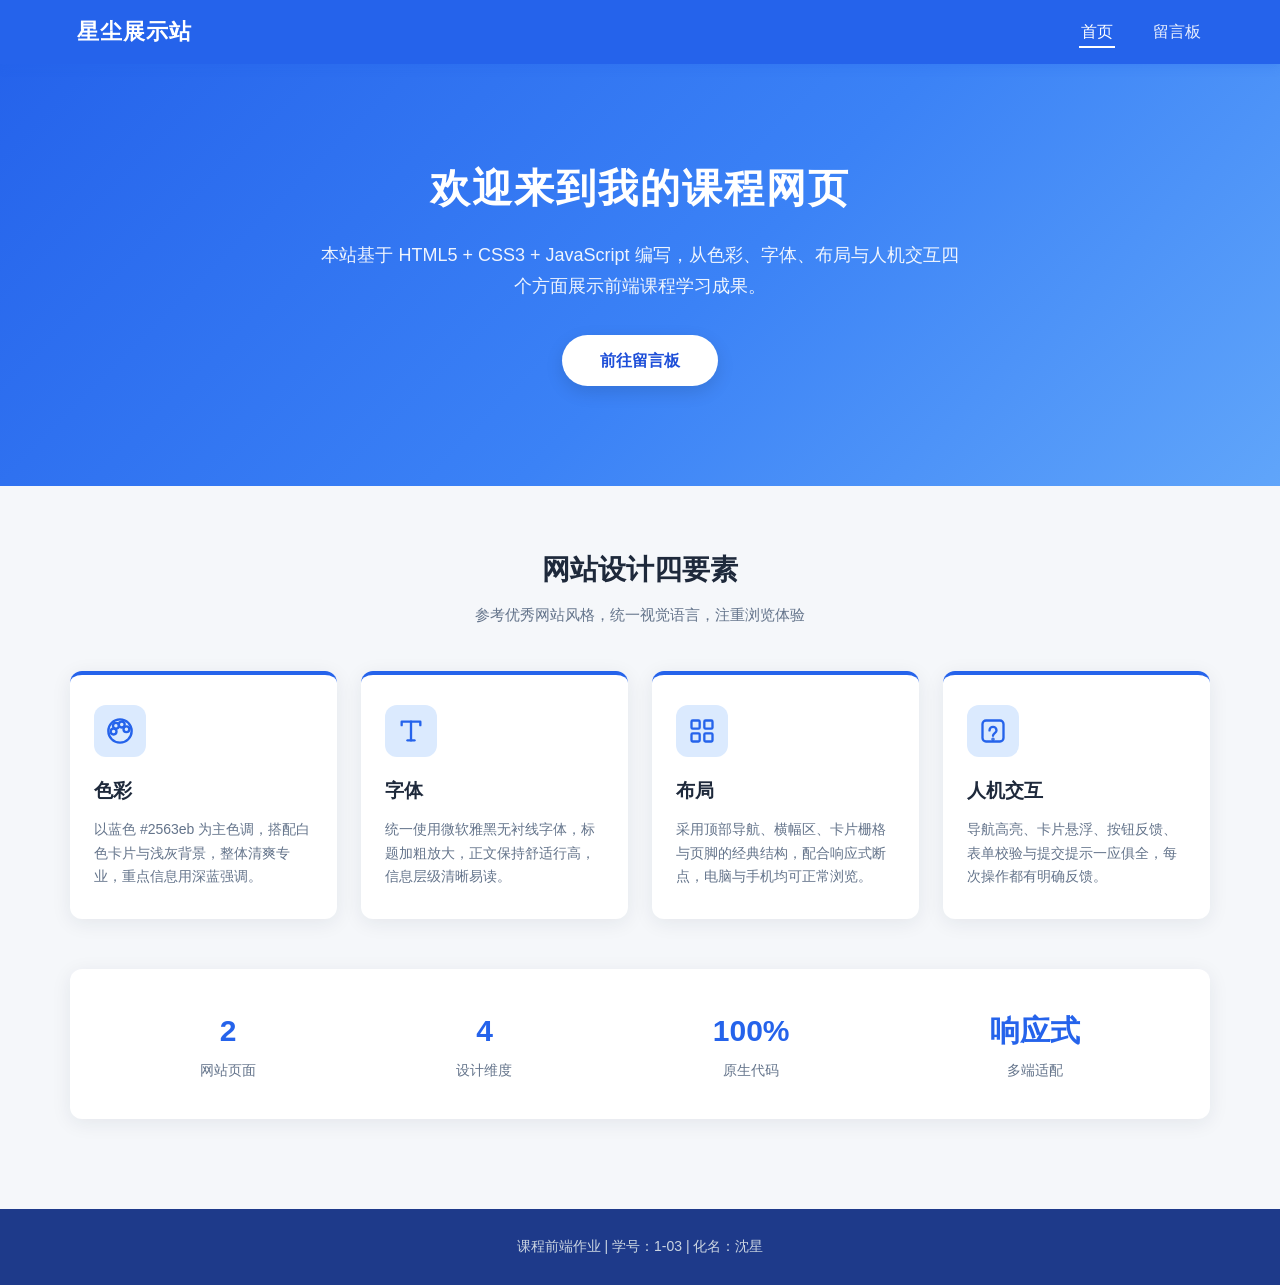
<file: index.html>
<!DOCTYPE html>
<html lang="zh-CN">
<head>
    <meta charset="UTF-8">
    <meta name="viewport" content="width=device-width, initial-scale=1.0">
    <title>星尘个人展示站 - 首页</title>
    <link rel="stylesheet" href="css/style.css">
    <link rel="icon" href="data:image/svg+xml,<svg xmlns='http://www.w3.org/2000/svg' viewBox='0 0 100 100'><rect width='100' height='100' rx='20' fill='%232563eb'/><text x='50' y='68' font-size='52' text-anchor='middle' fill='white' font-family='sans-serif'>星</text></svg>">
</head>
<body>
    <header>
        <div class="logo">星尘展示站</div>
        <nav class="nav">
            <a href="index.html" class="active">首页</a>
            <a href="message.html">留言板</a>
        </nav>
    </header>

    <section class="hero">
        <h1>欢迎来到我的课程网页</h1>
        <p>本站基于 HTML5 + CSS3 + JavaScript 编写，从色彩、字体、布局与人机交互四个方面展示前端课程学习成果。</p>
        <a class="btn" href="message.html">前往留言板</a>
    </section>

    <main class="container">
        <h2 class="section-title">网站设计四要素</h2>
        <p class="section-sub">参考优秀网站风格，统一视觉语言，注重浏览体验</p>

        <div class="grid">
            <div class="card">
                <div class="icon">
                    <svg viewBox="0 0 24 24" fill="none" stroke-width="2" stroke-linecap="round" stroke-linejoin="round"><circle cx="13.5" cy="6.5" r="2.5"></circle><circle cx="17.5" cy="10.5" r="2.5"></circle><circle cx="8.5" cy="7.5" r="2.5"></circle><circle cx="6.5" cy="12.5" r="2.5"></circle><path d="M12 22a10 10 0 1 1 0-20 10 10 0 0 1 0 20z"></path></svg>
                </div>
                <h3>色彩</h3>
                <p>以蓝色 #2563eb 为主色调，搭配白色卡片与浅灰背景，整体清爽专业，重点信息用深蓝强调。</p>
            </div>
            <div class="card">
                <div class="icon">
                    <svg viewBox="0 0 24 24" fill="none" stroke-width="2" stroke-linecap="round" stroke-linejoin="round"><path d="M4 7V4h16v3"></path><path d="M9 20h6"></path><path d="M12 4v16"></path></svg>
                </div>
                <h3>字体</h3>
                <p>统一使用微软雅黑无衬线字体，标题加粗放大，正文保持舒适行高，信息层级清晰易读。</p>
            </div>
            <div class="card">
                <div class="icon">
                    <svg viewBox="0 0 24 24" fill="none" stroke-width="2" stroke-linecap="round" stroke-linejoin="round"><rect x="3" y="3" width="7" height="7" rx="1"></rect><rect x="14" y="3" width="7" height="7" rx="1"></rect><rect x="3" y="14" width="7" height="7" rx="1"></rect><rect x="14" y="14" width="7" height="7" rx="1"></rect></svg>
                </div>
                <h3>布局</h3>
                <p>采用顶部导航、横幅区、卡片栅格与页脚的经典结构，配合响应式断点，电脑与手机均可正常浏览。</p>
            </div>
            <div class="card">
                <div class="icon">
                    <svg viewBox="0 0 24 24" fill="none" stroke-width="2" stroke-linecap="round" stroke-linejoin="round"><path d="M9 11.5a3 3 0 0 1 6 0c0 2-3 2.5-3 4.5"></path><circle cx="12" cy="19" r="0.5" fill="currentColor"></circle><rect x="3" y="3" width="18" height="18" rx="3"></rect></svg>
                </div>
                <h3>人机交互</h3>
                <p>导航高亮、卡片悬浮、按钮反馈、表单校验与提交提示一应俱全，每次操作都有明确反馈。</p>
            </div>
        </div>

        <div class="banner-card">
            <div class="item"><strong>2</strong><span>网站页面</span></div>
            <div class="item"><strong>4</strong><span>设计维度</span></div>
            <div class="item"><strong>100%</strong><span>原生代码</span></div>
            <div class="item"><strong>响应式</strong><span>多端适配</span></div>
        </div>
    </main>

    <footer>
        课程前端作业 | 学号：1-03 | 化名：沈星
    </footer>
    <script src="js/main.js"></script>
</body>
</html>
</file>
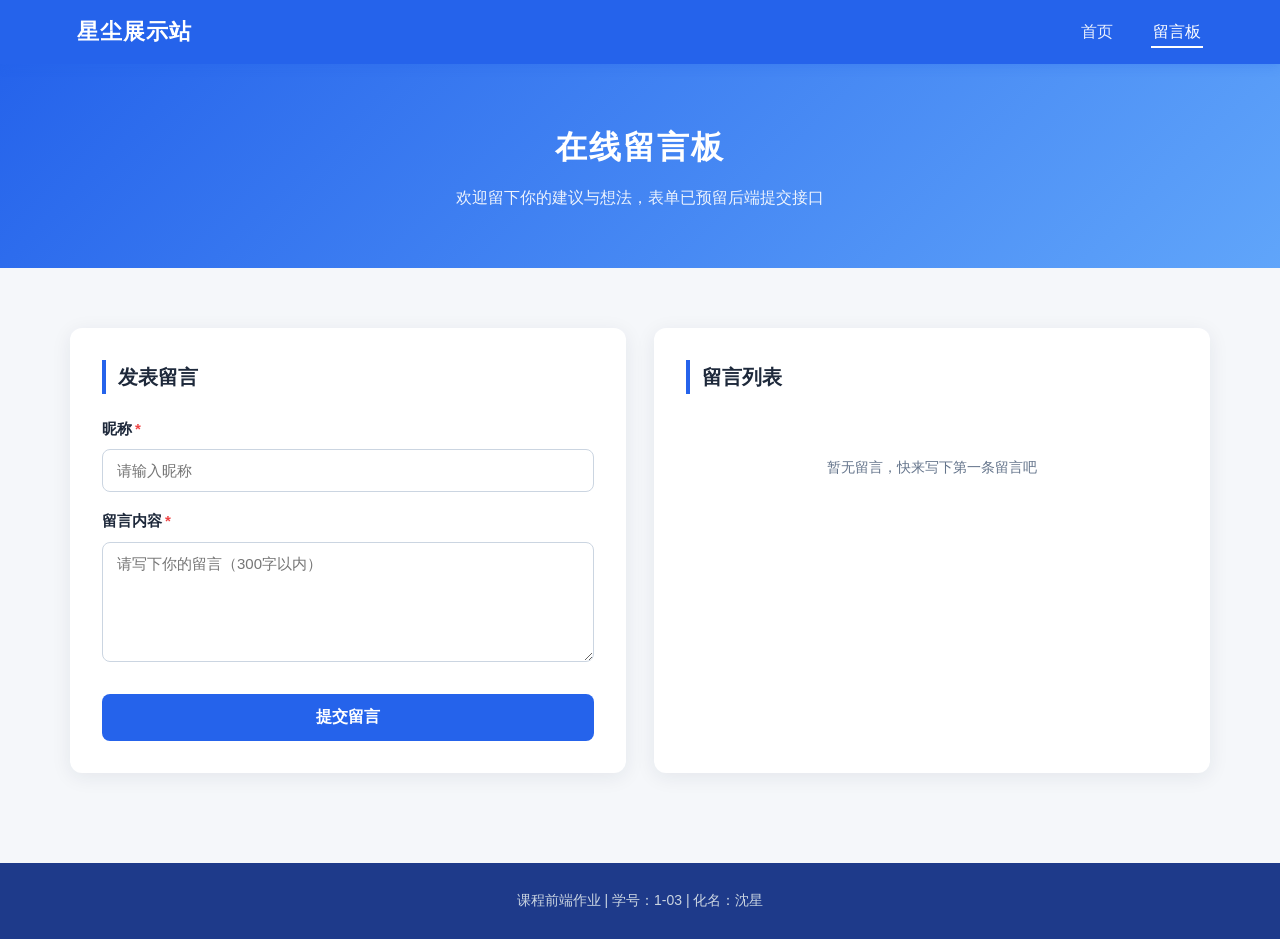
<file: message.html>
<!DOCTYPE html>
<html lang="zh-CN">
<head>
    <meta charset="UTF-8">
    <meta name="viewport" content="width=device-width, initial-scale=1.0">
    <title>星尘个人展示站 - 留言板</title>
    <link rel="stylesheet" href="css/style.css">
    <link rel="icon" href="data:image/svg+xml,<svg xmlns='http://www.w3.org/2000/svg' viewBox='0 0 100 100'><rect width='100' height='100' rx='20' fill='%232563eb'/><text x='50' y='68' font-size='52' text-anchor='middle' fill='white' font-family='sans-serif'>星</text></svg>">
</head>
<body>
    <header>
        <div class="logo">星尘展示站</div>
        <nav class="nav">
            <a href="index.html">首页</a>
            <a href="message.html" class="active">留言板</a>
        </nav>
    </header>

    <section class="page-head">
        <h1>在线留言板</h1>
        <p>欢迎留下你的建议与想法，表单已预留后端提交接口</p>
    </section>

    <main class="container">
        <div class="msg-layout">
            <section class="panel">
                <h2>发表留言</h2>
                <form class="msg-form" id="msgForm">
                    <label>昵称<span class="req">*</span></label>
                    <input type="text" id="username" maxlength="20" placeholder="请输入昵称">

                    <label>留言内容<span class="req">*</span></label>
                    <textarea id="msgContent" maxlength="300" placeholder="请写下你的留言（300字以内）"></textarea>

                    <button type="button" id="submitBtn">提交留言</button>
                </form>
            </section>

            <section class="panel">
                <h2>留言列表</h2>
                <ul class="msg-list" id="msgList"></ul>
            </section>
        </div>
    </main>

    <div class="toast" id="toast"></div>

    <footer>
        课程前端作业 | 学号：1-03 | 化名：沈星
    </footer>
    <script src="js/main.js"></script>
</body>
</html>
</file>
<file: css/style.css>
*{
    margin: 0;
    padding: 0;
    box-sizing: border-box;
}

:root{
    --primary: #2563eb;
    --primary-dark: #1d4ed8;
    --primary-light: #dbeafe;
    --ink: #1e293b;
    --gray: #64748b;
    --bg: #f5f7fa;
    --card: #ffffff;
    --radius: 12px;
    --shadow: 0 4px 20px rgba(30, 41, 59, 0.08);
}

html{
    scroll-behavior: smooth;
}

body{
    font-family: "Microsoft YaHei", "PingFang SC", "Helvetica Neue", Arial, sans-serif;
    background-color: var(--bg);
    color: var(--ink);
    line-height: 1.7;
}

a{
    text-decoration: none;
}

header{
    position: sticky;
    top: 0;
    z-index: 100;
    background: var(--primary);
    color: #fff;
    padding: 0 6%;
    height: 64px;
    display: flex;
    justify-content: space-between;
    align-items: center;
    box-shadow: 0 2px 10px rgba(37, 99, 235, 0.25);
}

.logo{
    font-size: 22px;
    font-weight: 700;
    letter-spacing: 1px;
}

.nav a{
    color: rgba(255, 255, 255, 0.9);
    margin-left: 32px;
    font-size: 16px;
    padding: 6px 2px;
    border-bottom: 2px solid transparent;
    transition: all .3s ease;
}

.nav a:hover,
.nav a.active{
    color: #fff;
    border-bottom-color: #fff;
}

.hero{
    background: linear-gradient(135deg, #2563eb 0%, #3b82f6 55%, #60a5fa 100%);
    color: #fff;
    padding: 90px 6% 100px;
    text-align: center;
}

.hero h1{
    font-size: 40px;
    font-weight: 700;
    margin-bottom: 18px;
    letter-spacing: 2px;
}

.hero p{
    font-size: 18px;
    opacity: .92;
    max-width: 640px;
    margin: 0 auto 34px;
}

.hero .btn{
    display: inline-block;
    background: #fff;
    color: var(--primary-dark);
    padding: 12px 38px;
    border-radius: 30px;
    font-size: 16px;
    font-weight: 600;
    transition: all .3s ease;
    box-shadow: 0 6px 18px rgba(0, 0, 0, .12);
}

.hero .btn:hover{
    transform: translateY(-3px);
    box-shadow: 0 10px 24px rgba(0, 0, 0, .18);
}

.container{
    width: 90%;
    max-width: 1140px;
    margin: 0 auto;
    padding: 60px 0 30px;
}

.section-title{
    text-align: center;
    font-size: 28px;
    color: var(--ink);
    margin-bottom: 8px;
}

.section-sub{
    text-align: center;
    color: var(--gray);
    font-size: 15px;
    margin-bottom: 44px;
}

.grid{
    display: grid;
    grid-template-columns: repeat(4, 1fr);
    gap: 24px;
}

.card{
    background: var(--card);
    border-radius: var(--radius);
    padding: 30px 24px;
    box-shadow: var(--shadow);
    transition: transform .3s ease, box-shadow .3s ease;
    border-top: 4px solid var(--primary);
}

.card:hover{
    transform: translateY(-6px);
    box-shadow: 0 12px 30px rgba(30, 41, 59, .14);
}

.card .icon{
    width: 52px;
    height: 52px;
    border-radius: 12px;
    background: var(--primary-light);
    display: flex;
    align-items: center;
    justify-content: center;
    margin-bottom: 18px;
}

.card .icon svg{
    width: 28px;
    height: 28px;
    stroke: var(--primary);
}

.card h3{
    font-size: 19px;
    margin-bottom: 10px;
    color: var(--ink);
}

.card p{
    font-size: 14px;
    color: var(--gray);
}

.banner-card{
    margin-top: 50px;
    background: var(--card);
    border-radius: var(--radius);
    box-shadow: var(--shadow);
    padding: 36px 40px;
    display: flex;
    justify-content: space-around;
    flex-wrap: wrap;
    gap: 20px;
    text-align: center;
}

.banner-card .item strong{
    display: block;
    font-size: 30px;
    color: var(--primary);
}

.banner-card .item span{
    font-size: 14px;
    color: var(--gray);
}

.page-head{
    background: linear-gradient(135deg, #2563eb, #60a5fa);
    color: #fff;
    padding: 56px 6%;
    text-align: center;
}

.page-head h1{
    font-size: 32px;
    letter-spacing: 2px;
}

.page-head p{
    opacity: .9;
    margin-top: 10px;
}

.msg-layout{
    display: grid;
    grid-template-columns: 1fr 1fr;
    gap: 28px;
}

.panel{
    background: var(--card);
    border-radius: var(--radius);
    box-shadow: var(--shadow);
    padding: 32px;
}

.panel h2{
    font-size: 20px;
    margin-bottom: 22px;
    padding-left: 12px;
    border-left: 4px solid var(--primary);
}

.msg-form label{
    display: block;
    margin: 16px 0 8px;
    font-weight: 600;
    font-size: 15px;
}

.msg-form label .req{
    color: #ef4444;
    margin-left: 3px;
}

.msg-form input,
.msg-form textarea{
    width: 100%;
    padding: 12px 14px;
    border: 1px solid #cbd5e1;
    border-radius: 8px;
    font-size: 15px;
    font-family: inherit;
    outline: none;
    transition: border-color .25s, box-shadow .25s;
}

.msg-form input:focus,
.msg-form textarea:focus{
    border-color: var(--primary);
    box-shadow: 0 0 0 3px rgba(37, 99, 235, .15);
}

.msg-form textarea{
    resize: vertical;
    min-height: 120px;
}

.msg-form button{
    margin-top: 24px;
    width: 100%;
    padding: 13px;
    background: var(--primary);
    color: #fff;
    border: none;
    border-radius: 8px;
    font-size: 16px;
    font-weight: 600;
    cursor: pointer;
    transition: background .3s, transform .2s;
}

.msg-form button:hover{
    background: var(--primary-dark);
}

.msg-form button:active{
    transform: scale(.98);
}

.msg-list{
    list-style: none;
    max-height: 460px;
    overflow-y: auto;
}

.msg-list li{
    background: var(--bg);
    border-radius: 10px;
    padding: 16px 18px;
    margin-bottom: 14px;
    border-left: 4px solid var(--primary);
}

.msg-list .meta{
    display: flex;
    justify-content: space-between;
    font-size: 13px;
    color: var(--gray);
    margin-bottom: 6px;
}

.msg-list .meta b{
    color: var(--primary-dark);
    font-size: 15px;
}

.msg-list .text{
    font-size: 15px;
}

.empty{
    text-align: center;
    color: var(--gray);
    padding: 40px 0;
    font-size: 14px;
}

.toast{
    position: fixed;
    top: 84px;
    left: 50%;
    transform: translateX(-50%) translateY(-20px);
    background: #16a34a;
    color: #fff;
    padding: 12px 30px;
    border-radius: 8px;
    font-size: 15px;
    opacity: 0;
    pointer-events: none;
    transition: all .35s ease;
    z-index: 999;
    box-shadow: 0 8px 24px rgba(0, 0, 0, .2);
}

.toast.show{
    opacity: 1;
    transform: translateX(-50%) translateY(0);
}

footer{
    text-align: center;
    padding: 26px 6%;
    background: #1e3a8a;
    color: #cbd5e1;
    font-size: 14px;
    margin-top: 60px;
}

@media (max-width: 900px){
    .grid{
        grid-template-columns: repeat(2, 1fr);
    }
    .msg-layout{
        grid-template-columns: 1fr;
    }
}

@media (max-width: 560px){
    .grid{
        grid-template-columns: 1fr;
    }
    .hero h1{
        font-size: 30px;
    }
    .nav a{
        margin-left: 18px;
        font-size: 15px;
    }
}
</file>
